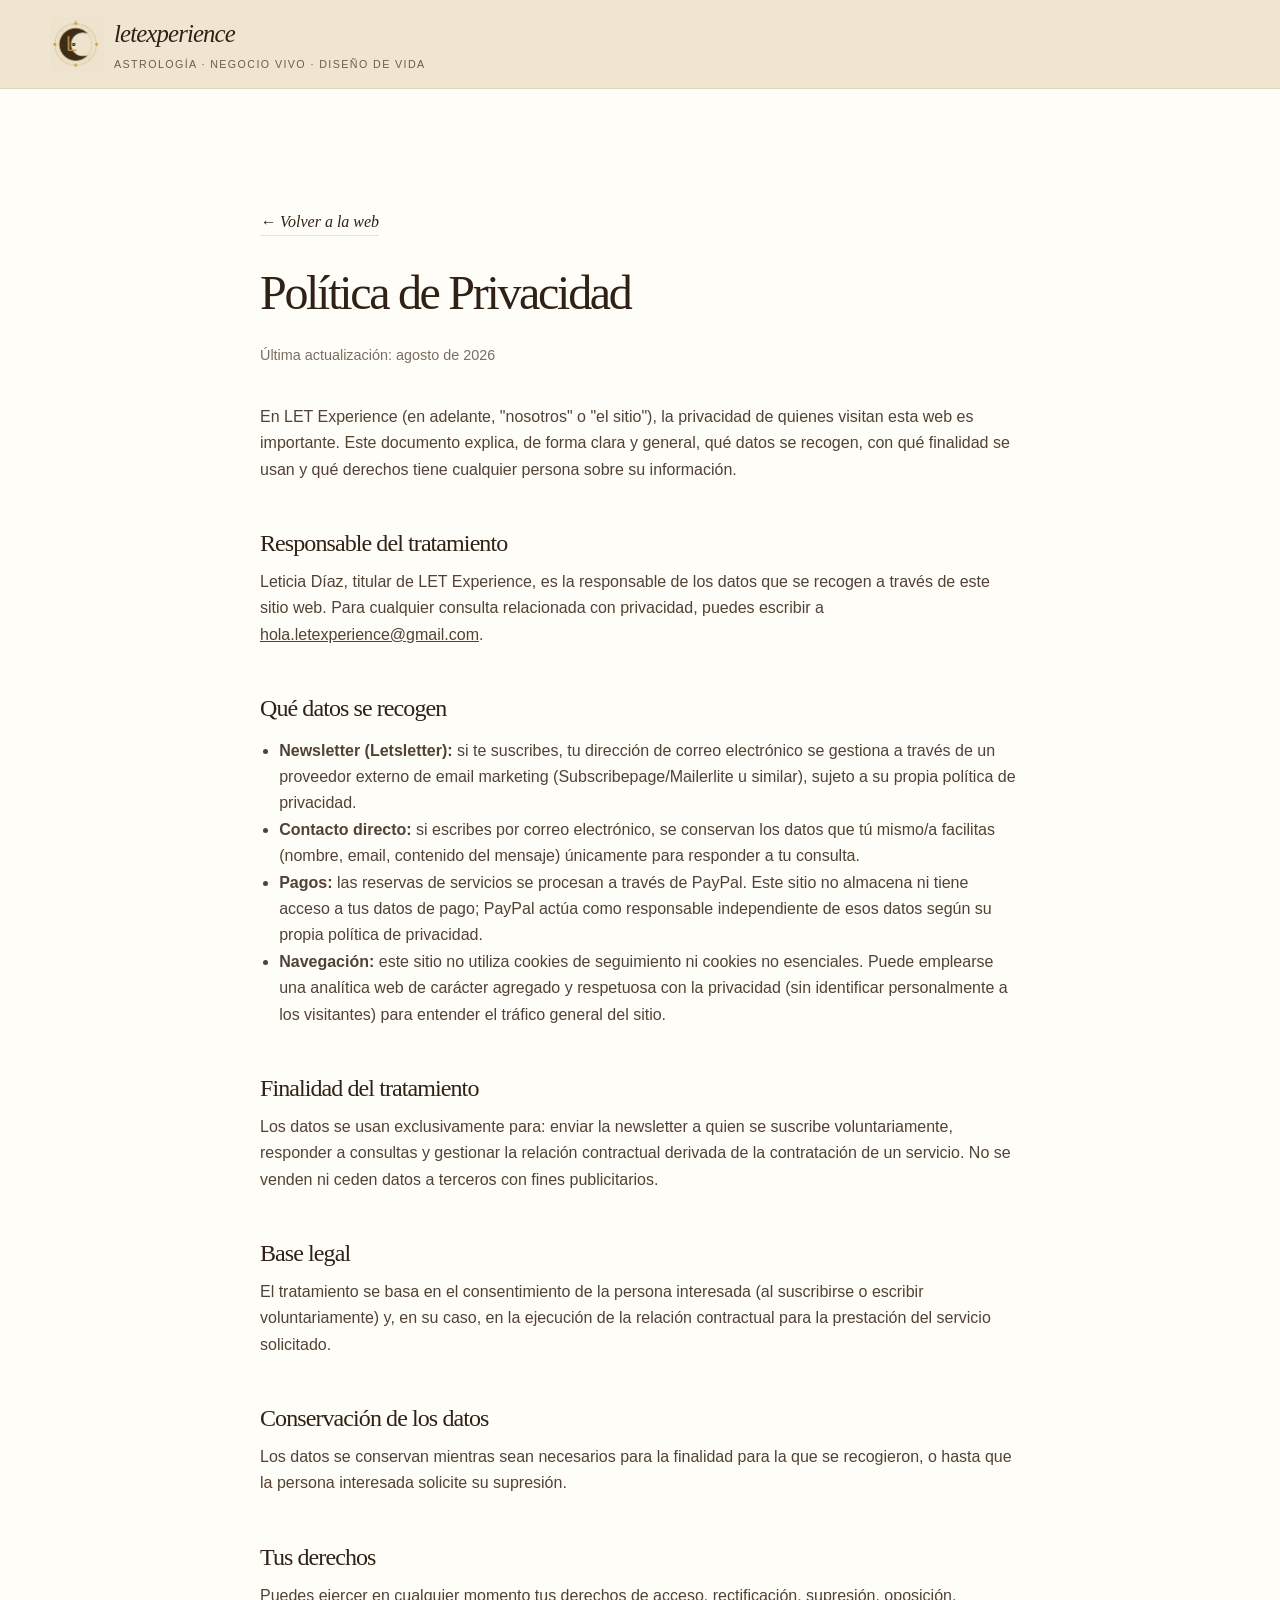
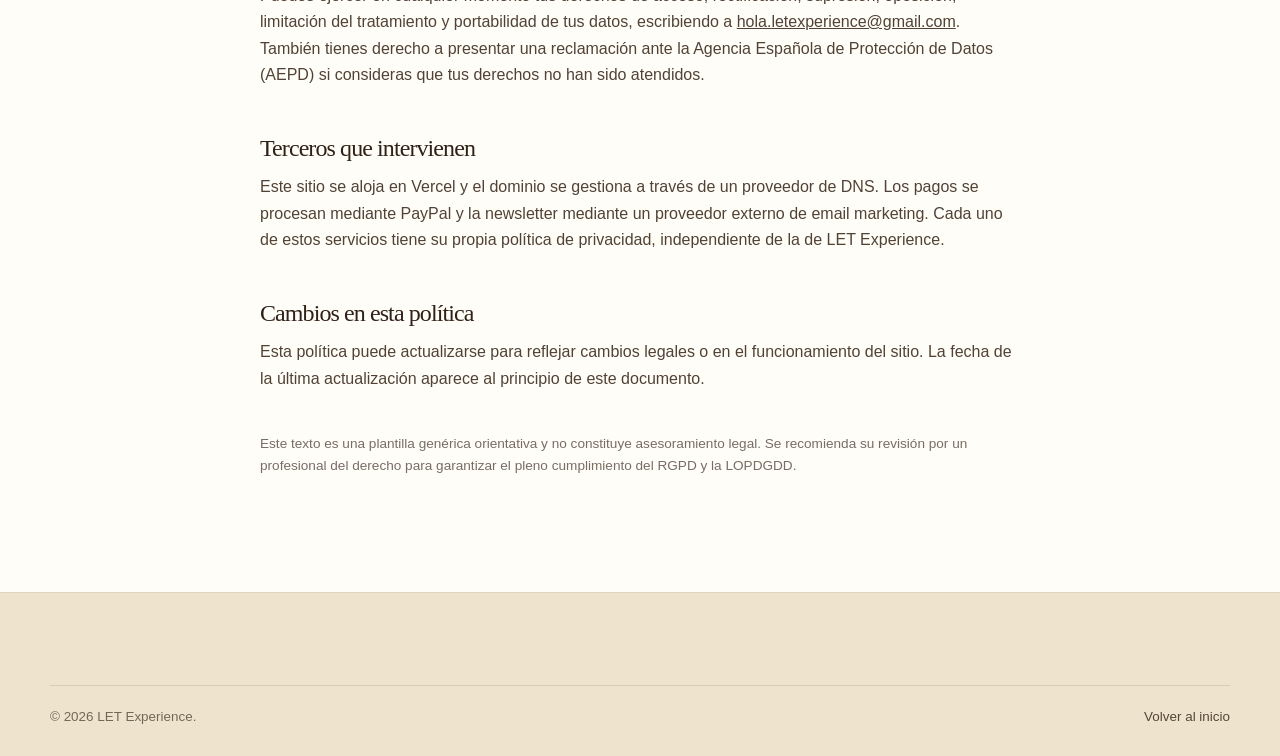
<file: privacidad.html>
<!doctype html><html lang="es"><head><meta charset="utf-8"><meta name="viewport" content="width=device-width,initial-scale=1"><title>Política de Privacidad — LET Experience</title><meta name="description" content="Política de privacidad de LET Experience: qué datos se recogen, con qué finalidad y qué derechos tienes."><meta name="robots" content="noindex"><link rel="canonical" href="https://letexperience.com/privacidad.html"><link rel="icon" href="/favicon.ico" sizes="any"><link rel="icon" type="image/png" sizes="32x32" href="/assets/favicon-32x32.png"><link rel="apple-touch-icon" href="/assets/apple-touch-icon.png"><link rel="stylesheet" href="styles/part1.css"><link rel="stylesheet" href="styles/part2.css"><link rel="stylesheet" href="styles/part3.css">
<style>.legal{max-width:760px;margin:0 auto;padding:120px 0 100px}.legal h1{font-size:clamp(2.2rem,4vw,3rem)}.legal h2{font-size:1.5rem;margin-top:2em}.legal p,.legal li{color:var(--ink2)}.legal ul{padding-left:1.2em}.legal .updated{color:var(--muted);font-size:.9rem;margin-bottom:2.5em}.back-link{display:inline-block;margin-bottom:2em;font-family:Georgia,serif;font-style:italic;text-decoration:none;border-bottom:1px solid var(--line)}</style>
</head><body>
<header><div class="wrap nav">
<a aria-label="LET Experience" class="brand" href="/"><span class="brand-icon"><img alt="" src="assets/logo.webp"/></span><span class="brand-name"><strong>letexperience</strong><small>astrología · negocio vivo · diseño de vida</small></span></a>
</div></header>
<main><div class="wrap legal">
<a class="back-link" href="/">← Volver a la web</a>
<h1>Política de Privacidad</h1>
<p class="updated">Última actualización: agosto de 2026</p>

<p>En LET Experience (en adelante, "nosotros" o "el sitio"), la privacidad de quienes visitan esta web es importante. Este documento explica, de forma clara y general, qué datos se recogen, con qué finalidad se usan y qué derechos tiene cualquier persona sobre su información.</p>

<h2>Responsable del tratamiento</h2>
<p>Leticia Díaz, titular de LET Experience, es la responsable de los datos que se recogen a través de este sitio web. Para cualquier consulta relacionada con privacidad, puedes escribir a <a href="mailto:hola.letexperience@gmail.com">hola.letexperience@gmail.com</a>.</p>

<h2>Qué datos se recogen</h2>
<ul>
<li><strong>Newsletter (Letsletter):</strong> si te suscribes, tu dirección de correo electrónico se gestiona a través de un proveedor externo de email marketing (Subscribepage/Mailerlite u similar), sujeto a su propia política de privacidad.</li>
<li><strong>Contacto directo:</strong> si escribes por correo electrónico, se conservan los datos que tú mismo/a facilitas (nombre, email, contenido del mensaje) únicamente para responder a tu consulta.</li>
<li><strong>Pagos:</strong> las reservas de servicios se procesan a través de PayPal. Este sitio no almacena ni tiene acceso a tus datos de pago; PayPal actúa como responsable independiente de esos datos según su propia política de privacidad.</li>
<li><strong>Navegación:</strong> este sitio no utiliza cookies de seguimiento ni cookies no esenciales. Puede emplearse una analítica web de carácter agregado y respetuosa con la privacidad (sin identificar personalmente a los visitantes) para entender el tráfico general del sitio.</li>
</ul>

<h2>Finalidad del tratamiento</h2>
<p>Los datos se usan exclusivamente para: enviar la newsletter a quien se suscribe voluntariamente, responder a consultas y gestionar la relación contractual derivada de la contratación de un servicio. No se venden ni ceden datos a terceros con fines publicitarios.</p>

<h2>Base legal</h2>
<p>El tratamiento se basa en el consentimiento de la persona interesada (al suscribirse o escribir voluntariamente) y, en su caso, en la ejecución de la relación contractual para la prestación del servicio solicitado.</p>

<h2>Conservación de los datos</h2>
<p>Los datos se conservan mientras sean necesarios para la finalidad para la que se recogieron, o hasta que la persona interesada solicite su supresión.</p>

<h2>Tus derechos</h2>
<p>Puedes ejercer en cualquier momento tus derechos de acceso, rectificación, supresión, oposición, limitación del tratamiento y portabilidad de tus datos, escribiendo a <a href="mailto:hola.letexperience@gmail.com?subject=Ejercicio%20de%20derechos%20-%20Privacidad">hola.letexperience@gmail.com</a>. También tienes derecho a presentar una reclamación ante la Agencia Española de Protección de Datos (AEPD) si consideras que tus derechos no han sido atendidos.</p>

<h2>Terceros que intervienen</h2>
<p>Este sitio se aloja en Vercel y el dominio se gestiona a través de un proveedor de DNS. Los pagos se procesan mediante PayPal y la newsletter mediante un proveedor externo de email marketing. Cada uno de estos servicios tiene su propia política de privacidad, independiente de la de LET Experience.</p>

<h2>Cambios en esta política</h2>
<p>Esta política puede actualizarse para reflejar cambios legales o en el funcionamiento del sitio. La fecha de la última actualización aparece al principio de este documento.</p>

<p style="margin-top:3em;font-size:.85rem;color:var(--muted)">Este texto es una plantilla genérica orientativa y no constituye asesoramiento legal. Se recomienda su revisión por un profesional del derecho para garantizar el pleno cumplimiento del RGPD y la LOPDGDD.</p>
</div></main>
<footer class="footer"><div class="wrap"><div class="footer-bottom"><span>© <span data-year></span> LET Experience.</span><a href="/">Volver al inicio</a></div></div></footer>
<script>document.querySelectorAll('[data-year]').forEach(e=>e.textContent=new Date().getFullYear());</script>
</body></html>
</file>
<file: styles/part1.css>
:root{
  --ink:#302116;--ink2:#514235;--muted:#786d63;--paper:#fffdf8;--ivory:#faf6ee;
  --brand:#eee4ce;--cream:#f2eadb;--gold:#b8892e;--gold2:#d8bd7b;--olive:#777a40;
  --night:#211c18;--line:rgba(48,33,22,.12);--shadow:0 24px 70px rgba(58,42,28,.11);--radius:28px
}
*{box-sizing:border-box}html{scroll-behavior:smooth;overflow-x:hidden}body{margin:0;background:var(--paper);color:var(--ink);font-family:"Avenir Next",Avenir,"Segoe UI",Arial,sans-serif;line-height:1.65;text-rendering:optimizeLegibility;overflow-x:hidden}img{display:block;max-width:100%;height:auto}a{color:inherit;word-break:break-word;overflow-wrap:break-word}.wrap{width:min(1180px,calc(100% - 44px));margin:auto}
h1,h2,h3{font-family:Georgia,"Times New Roman",serif;font-weight:400;line-height:1.06;margin:0 0 .52em}h1{font-size:clamp(3rem,6vw,5.9rem);letter-spacing:-.048em}h2{font-size:clamp(2.25rem,4.2vw,4.35rem);letter-spacing:-.038em}h3{font-size:clamp(1.45rem,2.1vw,2.15rem)}p{margin:.6em 0 1.05em}.lead{font-size:clamp(1.12rem,1.75vw,1.4rem);color:var(--muted);max-width:760px}.eyebrow{font-size:.72rem;letter-spacing:.2em;text-transform:uppercase;font-weight:800;color:var(--gold)}
.btn{display:inline-flex;align-items:center;justify-content:center;gap:.55rem;min-height:52px;padding:.95rem 1.4rem;border-radius:999px;text-decoration:none;border:1px solid var(--ink);font-family:"Baskerville","Iowan Old Style",Georgia,serif;font-style:italic;font-size:1.02rem;font-weight:600;transition:.2s ease}.btn:hover{transform:translateY(-2px);box-shadow:0 10px 25px rgba(48,33,22,.10)}.btn.dark{background:var(--ink);color:#fff}.btn.light{background:transparent}.btn.ivory{background:var(--ivory);border-color:var(--ivory);color:var(--ink)}.button-row{display:flex;gap:.72rem;flex-wrap:wrap;margin-top:1.3rem}
.notice{background:var(--ink);color:#fff;padding:.58rem 1rem;font-size:.86rem}.notice .wrap{display:flex;justify-content:center;align-items:center;gap:.7rem;flex-wrap:wrap}.notice span{opacity:.72}.notice a{font-family:Georgia,serif;font-style:italic;text-decoration:none;border-bottom:1px solid rgba(255,255,255,.44)}
header{position:sticky;top:0;z-index:30;background:rgba(238,228,206,.93);backdrop-filter:blur(14px);border-bottom:1px solid rgba(48,33,22,.09)}.nav{height:88px;display:flex;align-items:center;justify-content:space-between;gap:24px}.brand{display:flex;align-items:center;gap:10px;text-decoration:none}.brand-icon{width:54px;height:54px;overflow:hidden;position:relative;flex:0 0 54px}.brand-icon img{position:absolute;max-width:none;width:222px;height:auto;left:-11px;top:-11px}.brand-name{display:grid;gap:1px}.brand-name strong{font-family:Georgia,"Times New Roman",serif;font-weight:400;font-style:italic;font-size:1.55rem;letter-spacing:-.035em}.brand-name small{font-size:.67rem;letter-spacing:.13em;text-transform:uppercase;color:#6c5d4f}.navlinks{display:flex;align-items:center;gap:1.28rem}.navlinks a{text-decoration:none;font-size:.92rem}.navlinks .newsletter{padding:.59rem .9rem;background:rgba(255,255,255,.45);border-radius:999px;font-family:Georgia,serif;font-style:italic}.menu-btn{display:none;border:1px solid rgba(48,33,22,.16);background:rgba(255,255,255,.5);border-radius:12px;padding:.55rem .72rem;font-size:1.1rem}
section{padding:94px 0}.hero{padding:30px 0 88px;background:linear-gradient(180deg,var(--brand),#f5eddf 62%,var(--paper))}.hero-image{border-radius:22px;overflow:hidden;box-shadow:var(--shadow);border:1px solid rgba(184,137,46,.14);background:var(--brand)}.hero-image img{width:100%;aspect-ratio:3/2;object-fit:cover}.hero-copy{display:grid;grid-template-columns:.95fr 1.05fr;gap:72px;align-items:end;padding:48px 2px 0}.hero-copy h1{margin-bottom:0}.hero-copy h1 em{color:var(--olive);font-style:italic}.hero-right{padding-bottom:.55rem}.micro{display:flex;gap:.65rem;align-items:center;margin-bottom:14px;color:var(--gold);font-size:.76rem;font-weight:800;letter-spacing:.14em;text-transform:uppercase}.micro:before{content:"";width:36px;height:1px;background:var(--gold)}
.manifesto{background:#fff}.manifesto-grid{display:grid;grid-template-columns:.72fr 1.28fr;gap:82px}.manifesto-quote p{font-family:Georgia,serif;font-size:clamp(2rem,3.4vw,3.55rem);line-height:1.14;color:var(--olive);margin:.68rem 0 0}.pillars{display:grid;grid-template-columns:repeat(3,1fr);gap:18px;margin-top:38px}.pillar{padding:27px 24px 24px;border:1px solid rgba(48,33,22,.07);border-top-color:var(--gold2);border-radius:22px;background:linear-gradient(180deg,rgba(238,228,206,.44),rgba(255,255,255,.94));box-shadow:0 6px 20px rgba(48,33,22,.025)}.pillar p{color:var(--muted);font-size:.95rem}.num{font-family:Georgia,serif;color:var(--gold2);font-size:2.55rem;line-height:1;margin-bottom:17px}
</file>
<file: styles/part2.css>
.services{background:var(--cream)}.section-head{display:flex;justify-content:space-between;align-items:end;gap:36px;margin-bottom:42px}.section-head p{max-width:545px;color:var(--muted)}.cards{display:grid;grid-template-columns:repeat(2,1fr);gap:18px}.card{min-height:330px;padding:34px;border-radius:var(--radius);background:rgba(255,253,248,.88);border:1px solid rgba(48,33,22,.08);display:flex;flex-direction:column;justify-content:space-between;box-shadow:0 8px 28px rgba(48,33,22,.035)}.card.featured{background:var(--olive);color:#fff}.tag{font-size:.7rem;letter-spacing:.14em;text-transform:uppercase;font-weight:800;color:var(--gold)}.featured .tag{color:#f0d796}.card p{color:var(--muted);max-width:550px}.featured p{color:rgba(255,255,255,.82)}.service-note{font-size:.9rem;font-style:italic;color:var(--ink2);margin-top:.9rem}.featured .service-note{color:rgba(255,255,255,.68)}.text-link{display:flex;justify-content:space-between;align-items:center;text-decoration:none;border-top:1px solid currentColor;padding-top:16px;margin-top:24px;font-family:Georgia,serif;font-style:italic;font-weight:600}.text-link span{font-size:1.35rem}
.about{background:var(--night);color:#fff}.about-grid{display:grid;grid-template-columns:.94fr 1.06fr;gap:76px;align-items:center}.about-collage{position:relative;min-height:620px;display:flex;align-items:center}.photo-main{position:relative;width:min(100%,560px);height:620px;overflow:hidden;border-radius:28px;box-shadow:0 26px 65px rgba(0,0,0,.25);border:1px solid rgba(216,189,123,.22)}.photo-main img{width:100%;height:100%;object-fit:cover;object-position:center;display:block}.hello{position:absolute;left:24px;bottom:22px;z-index:2;padding:.92rem 1.08rem;border-radius:18px;background:rgba(33,28,24,.58);backdrop-filter:blur(8px);border:1px solid rgba(255,255,255,.12)}.hello strong{font-family:Georgia,serif;font-size:1.18rem;font-weight:400}.hello span{display:block;font-size:.86rem;color:rgba(255,255,255,.68);margin-top:2px}.about .eyebrow{color:var(--gold2)}.about p{color:rgba(255,255,255,.75)}.about .lead{color:rgba(255,255,255,.78)}.ticks{list-style:none;margin:1.35rem 0 1.7rem;padding:0}.ticks li{padding:.5rem 0;border-bottom:1px solid rgba(255,255,255,.11)}.ticks li:before{content:"✦";color:var(--gold2);margin-right:.63rem}.about .btn.light{border-color:rgba(255,255,255,.58);color:#fff}
.newsletter{background:var(--paper)}.newsletter-box{display:grid;grid-template-columns:1fr 1fr;gap:50px;align-items:center;padding:58px;border-radius:34px;background:linear-gradient(135deg,var(--brand),#f4ebdc);border:1px solid rgba(184,137,46,.17);overflow:hidden}.newsletter-preview{background:#fffaf2;border:1px solid rgba(48,33,22,.08);border-radius:26px;padding:28px;min-height:330px;box-shadow:0 16px 44px rgba(48,33,22,.08);position:relative;overflow:hidden}.newsletter-preview:after{content:"";position:absolute;right:-55px;bottom:-65px;width:220px;height:220px;border-radius:50%;border:1px solid rgba(184,137,46,.22);box-shadow:0 0 0 34px rgba(184,137,46,.05),0 0 0 70px rgba(184,137,46,.035)}.nl-top{display:flex;justify-content:space-between;gap:18px;font-size:.75rem;letter-spacing:.15em;text-transform:uppercase;color:var(--muted)}.nl-title{font-family:Georgia,serif;font-style:italic;font-size:2rem;margin-top:30px}.nl-quote{font-family:Georgia,serif;font-size:clamp(1.45rem,2vw,2rem);line-height:1.18;max-width:430px;margin-top:17px}.nl-text{color:var(--muted);max-width:455px}.nl-sign{font-family:Georgia,serif;font-style:italic;color:var(--ink2);margin-top:22px}
.final-cta{background:#fff}.final-box{text-align:center;max-width:880px;margin:auto}.final-box .lead{margin-left:auto;margin-right:auto}.final-box .button-row{justify-content:center}
.footer{background:var(--brand);color:var(--ink);padding:58px 0 28px;border-top:1px solid rgba(48,33,22,.08)}.footer-grid{display:grid;grid-template-columns:1.2fr .8fr .8fr;gap:42px}.footer-logo{width:315px;max-width:100%;mix-blend-mode:multiply}.footer p{max-width:430px;color:#6a5d50}.footer nav{display:grid;gap:.48rem}.footer nav strong{font-family:Georgia,serif;font-weight:400;font-size:1.12rem;margin-bottom:.3rem}.footer a{text-decoration:none;color:#544536}.footer-bottom{border-top:1px solid rgba(48,33,22,.12);margin-top:34px;padding-top:20px;display:flex;justify-content:space-between;gap:18px;flex-wrap:wrap;font-size:.84rem;color:#746657}.empresas{background:var(--cream);padding:76px 0}.empresas-head{margin-bottom:40px;text-align:center;justify-content:center}.empresas-head h2 em{font-style:italic;color:var(--gold)}.empresas-grid{display:grid;grid-template-columns:repeat(3,1fr);gap:16px;max-width:900px;margin:0 auto}.empresas-card{background:var(--paper);border:1px solid rgba(184,137,46,.3);border-radius:16px;padding:28px 20px;text-align:center}.empresas-card svg{width:34px;height:34px;stroke:var(--gold);stroke-width:1.2;fill:none;margin:0 auto 14px;display:block}.empresas-card h3{font-size:1.05rem;margin-bottom:8px;color:var(--ink)}.empresas-card p{color:var(--muted);font-size:.85rem;line-height:1.6;margin:0}.empresas-cta{text-align:center;margin-top:30px}.empresas-cta a{display:inline-flex;align-items:center;gap:8px;font-family:Georgia,serif;font-style:italic;text-decoration:none;color:var(--ink);border:1px solid rgba(184,137,46,.5);border-radius:999px;padding:.78rem 1.35rem;transition:.2s ease}.empresas-cta a:hover{background:var(--ink);color:#fff;border-color:var(--ink)}
.power-section{margin-top:64px;padding-top:56px;border-top:1px solid var(--line)}.power-head{margin-bottom:52px}.power-head h2 em{font-style:italic;color:var(--gold)}.power-groups{display:grid;grid-template-columns:repeat(3,1fr);gap:34px}.power-group{text-align:center;padding:34px 24px 30px;border-radius:26px;background:rgba(255,253,248,.6);border:1px solid rgba(48,33,22,.06)}.power-icon{width:52px;height:52px;margin:0 auto 16px;border-radius:50%;display:flex;align-items:center;justify-content:center;border:1px solid rgba(184,137,46,.4)}.power-icon svg{width:26px;height:26px;fill:none;stroke:var(--gold);stroke-width:1.3}.power-group h3{font-size:1.5rem;margin-bottom:2px}.power-sub{font-size:.68rem;letter-spacing:.14em;text-transform:uppercase;color:var(--muted);margin-bottom:22px}.power-deck{position:relative;height:230px;margin:0 auto 26px;width:100%;max-width:220px}.power-slide{position:absolute;top:6px;width:62%;height:100%;border-radius:16px;border:1px solid rgba(184,137,46,.4);box-shadow:0 14px 30px rgba(48,33,22,.16);background-size:cover;background-position:center top;overflow:hidden}.power-slide--left{left:-2%;transform:rotate(-9deg);z-index:1;opacity:.6;filter:blur(.5px) brightness(.85)}.power-slide--right{right:-2%;transform:rotate(9deg);z-index:1;opacity:.6;filter:blur(.5px) brightness(.85)}.power-slide--main{left:19%;top:0;z-index:2;background:var(--ink)}.power-slide--main img{width:100%;height:100%;object-fit:cover;display:block}.power-desc{color:var(--muted);font-size:.94rem;max-width:280px;margin:0 auto 20px}.power-cta{display:inline-flex;align-items:center;gap:8px;font-family:Georgia,serif;font-style:italic;text-decoration:none;color:var(--ink);border:1px solid rgba(184,137,46,.5);border-radius:999px;padding:.78rem 1.35rem;transition:.2s ease}.power-cta:hover{background:var(--ink);color:#fff;border-color:var(--ink)}.power-cta span{font-size:1.05rem}.power-strip{margin-top:52px;padding:26px 30px;border-radius:20px;background:var(--brand);display:flex;align-items:center;gap:16px;flex-wrap:wrap}.power-strip img{width:40px;height:40px;flex:none}.power-strip-word strong{display:block;font-family:Georgia,serif;font-style:italic;font-size:1.15rem;font-weight:400;color:var(--ink)}.power-strip-word small{display:block;font-size:.68rem;letter-spacing:.08em;color:var(--muted)}.power-strip-divider{width:1px;align-self:stretch;background:rgba(48,33,22,.15);display:block}.power-strip-tag{color:var(--ink2);font-size:.9rem;flex:1;min-width:200px}
</file>
<file: styles/part3.css>
@media(max-width:900px){.navlinks{display:none;position:absolute;left:18px;right:18px;top:78px;padding:17px;background:#fffdf8;border-radius:18px;box-shadow:var(--shadow);flex-direction:column;align-items:stretch}.navlinks.open{display:flex}.menu-btn{display:block}.hero-copy,.manifesto-grid,.about-grid,.newsletter-box{grid-template-columns:1fr}.hero-copy{gap:24px}.manifesto-grid{gap:35px}.pillars,.cards{grid-template-columns:1fr}.empresas-grid{grid-template-columns:1fr}.section-head{align-items:flex-start;flex-direction:column}.footer-grid{grid-template-columns:1fr 1fr}.about-collage{min-height:620px;justify-content:center}.photo-main{height:560px}.newsletter-box{padding:40px}}

/* Tablet: aprovecha el ancho extra con rejillas de 2 columnas en vez de saltar directo a 1 */
@media(min-width:601px) and (max-width:900px){.pillars,.cards{grid-template-columns:repeat(2,1fr)}.hero-copy h1{font-size:clamp(2.6rem,5.5vw,4rem)}.hero-image img{aspect-ratio:16/10}.about-collage{min-height:0}.photo-main{width:min(100%,520px);height:440px;margin:0 auto}.footer-grid{grid-template-columns:1fr 1fr}.card{min-height:auto}.power-groups{grid-template-columns:repeat(2,1fr)}.power-group:last-child{grid-column:1/-1;max-width:360px;margin:0 auto}}

@media(max-width:600px){.wrap{width:min(100% - 28px,1180px)}.notice span{display:none}.nav{height:78px}.brand-icon{width:46px;height:46px;flex-basis:46px}.brand-icon img{width:190px;left:-9px;top:-9px}.brand-name strong{font-size:1.28rem}.brand-name small{font-size:.59rem;letter-spacing:.1em}.hero{padding:17px 0 64px}.hero-image{border-radius:12px}.hero-image img{aspect-ratio:4/3;object-fit:cover}.hero-copy{padding-top:30px}.hero-copy h1{font-size:2.8rem}section{padding:70px 0}.card{padding:27px;min-height:290px}.about-collage{min-height:520px;justify-content:center}.photo-main{width:100%;height:420px;border-radius:24px}.hello{left:16px;bottom:17px;right:16px}.newsletter-box{padding:28px 22px;border-radius:24px}.newsletter-preview{padding:22px;min-height:290px}.footer-grid{grid-template-columns:1fr}.footer-logo{width:275px}.button-row .btn{width:100%}.text-link{flex-wrap:wrap;gap:8px}.power-section{margin-top:44px;padding-top:38px}.power-groups{grid-template-columns:1fr;gap:22px}.power-group{padding:28px 20px 26px}.power-strip{flex-direction:column;text-align:center}.power-strip-divider{display:none}.empresas-grid{grid-template-columns:1fr}}

@media(max-width:380px){.hero-copy h1{font-size:2.35rem}.nav{gap:10px}.brand-name small{display:none}}
</file>
